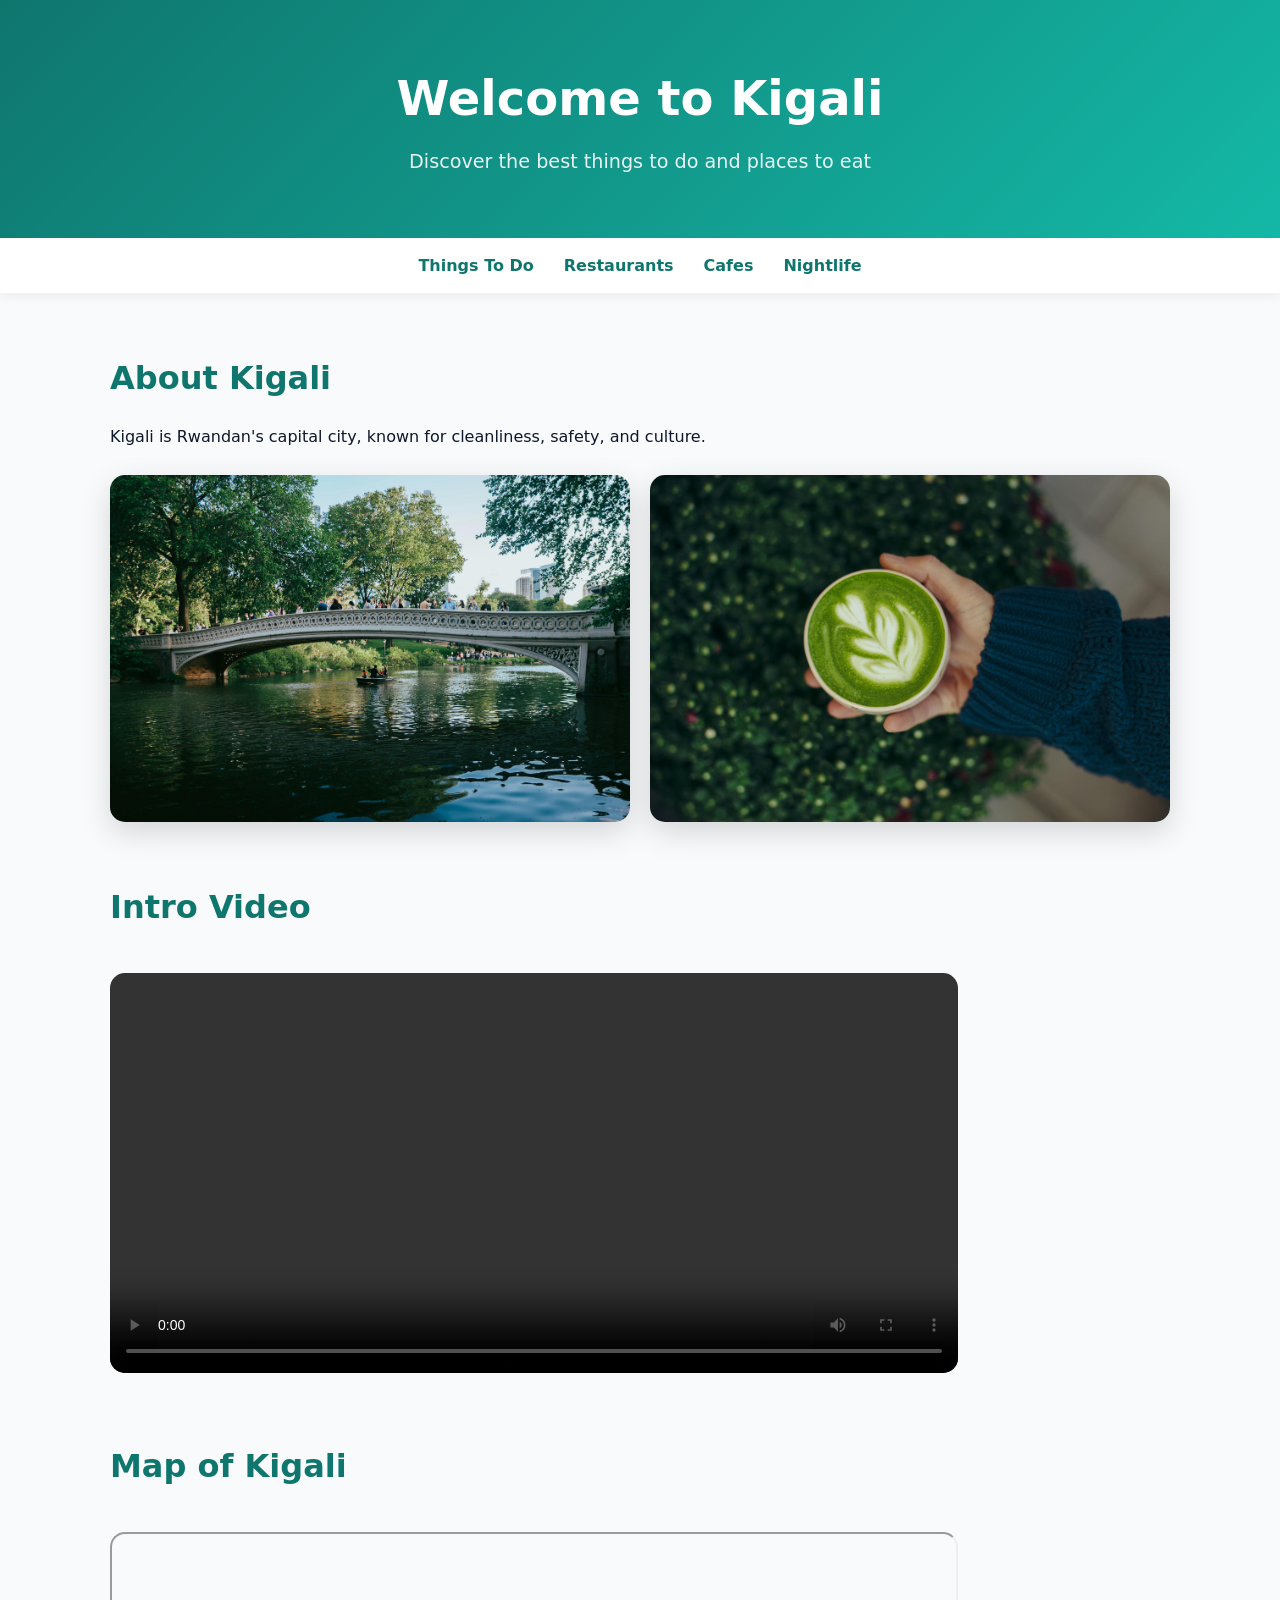
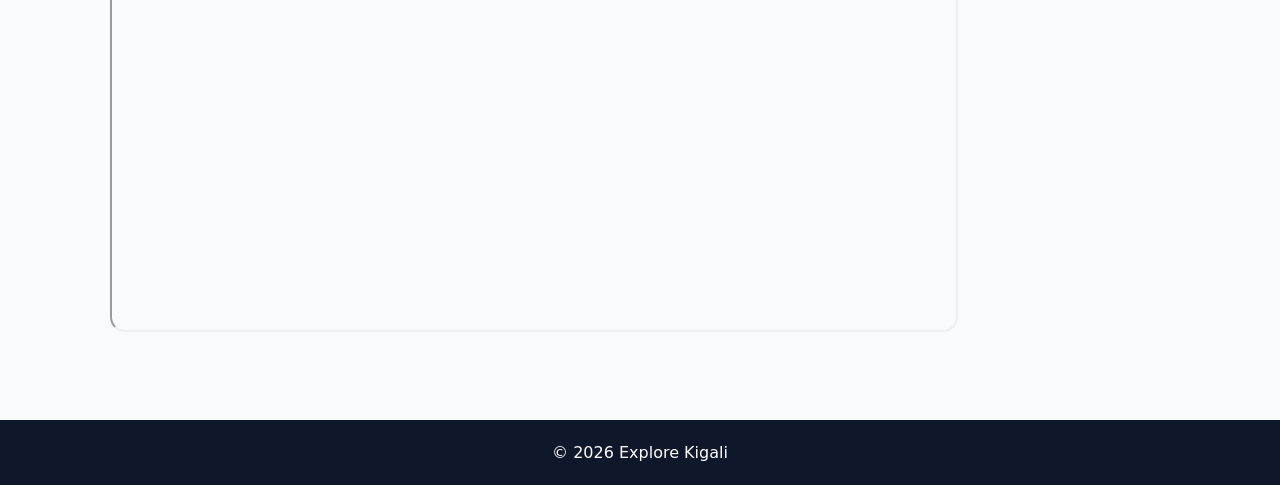
<file: index.html>
<!DOCTYPE html>
<html lang="en">
<head>
    <meta charset="UTF-8">
    <title>Explore Kigali</title>
    <link rel="stylesheet" href="style.css">
</head>
<body>

<header>
    <h1>Welcome to Kigali</h1>
    <p>Discover the best things to do and places to eat</p>
    
</header>

<nav>
    <a href="activities.html">Things To Do</a>
    <a href="restaurants.html">Restaurants</a>
    <a href="cafes.html">Cafes</a>
    <a href="nightlife.html">Nightlife</a>
</nav>

<section>
    <h2>About Kigali</h2>
    <p>Kigali is Rwandan's capital city, known for cleanliness, safety, and culture.</p>
    <br>

  <div class="image-grid">
    <img src="08.jpg">
    <img src="04.jpg">
</div>

</section>

<section>
    <h2>Intro Video</h2>
    <video controls width="400">
        <source src="11.mp4" type="video/mp4">
    </video>
</section>

<section>
    <h2>Map of Kigali</h2>
    <iframe src="https://www.google.com/maps?q=kigali&rwanda&output=embed"></iframe>
</section>

<footer>
    <p>&copy; 2026 Explore Kigali</p>
</footer>

</body>
</html>
</file>
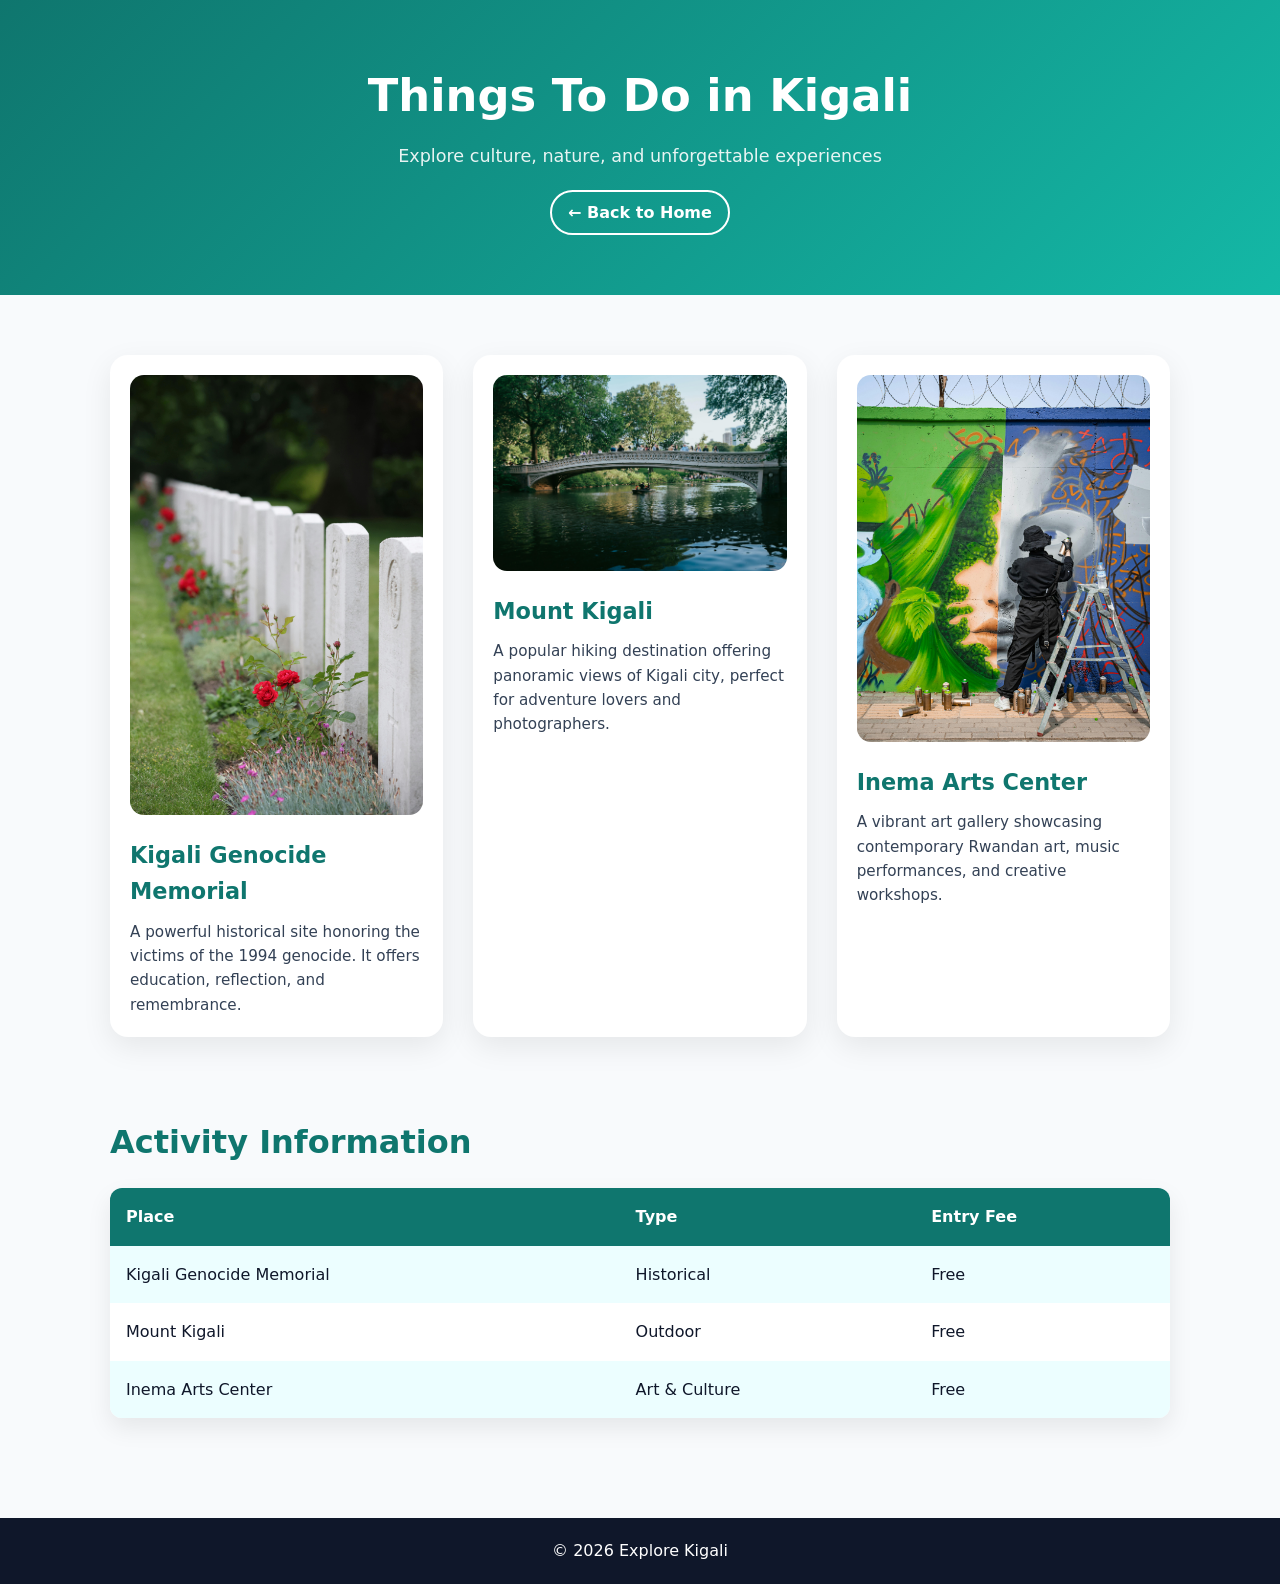
<file: activities.html>
<!DOCTYPE html>
<html lang="en">
<head>
    <meta charset="UTF-8">
    <title>Things To Do in Kigali</title>
    <link rel="stylesheet" href="activities.css">
</head>
<body>

    <!-- HEADER -->
    <header class="page-header">
        <h1>Things To Do in Kigali</h1>
        <p>Explore culture, nature, and unforgettable experiences</p>
        <a href="index.html" class="back-link">← Back to Home</a>
    </header>

    <!-- MAIN CONTENT -->
    <main class="container">

        <!-- CARDS SECTION -->
        <section class="cards">

            <div class="card">
                <img src="07.jpg" alt="Kigali Genocide Memorial">
                <h3>Kigali Genocide Memorial</h3>
                <p>
                    A powerful historical site honoring the victims of the 1994 genocide.
                    It offers education, reflection, and remembrance.
                </p>
            </div>

            <div class="card">
                <img src="08.jpg" alt="Mount Kigali">
                <h3>Mount Kigali</h3>
                <p>
                    A popular hiking destination offering panoramic views of Kigali city,
                    perfect for adventure lovers and photographers.
                </p>
            </div>

            <div class="card">
                <img src="06.jpg" alt="Inema Arts Center">
                <h3>Inema Arts Center</h3>
                <p>
                    A vibrant art gallery showcasing contemporary Rwandan art,
                    music performances, and creative workshops.
                </p>
            </div>

        </section>

        <!-- TABLE SECTION -->
        <section class="info-section">
            <h2>Activity Information</h2>

            <table>
                <tr>
                    <th>Place</th>
                    <th>Type</th>
                    <th>Entry Fee</th>
                </tr>
                <tr>
                    <td>Kigali Genocide Memorial</td>
                    <td>Historical</td>
                    <td>Free</td>
                </tr>
                <tr>
                    <td>Mount Kigali</td>
                    <td>Outdoor</td>
                    <td>Free</td>
                </tr>
                <tr>
                    <td>Inema Arts Center</td>
                    <td>Art & Culture</td>
                    <td>Free</td>
                </tr>
            </table>
        </section>

    </main>

    <!-- FOOTER -->
    <footer>
        <p>&copy; 2026 Explore Kigali</p>
    </footer>

</body>
</html>
</file>
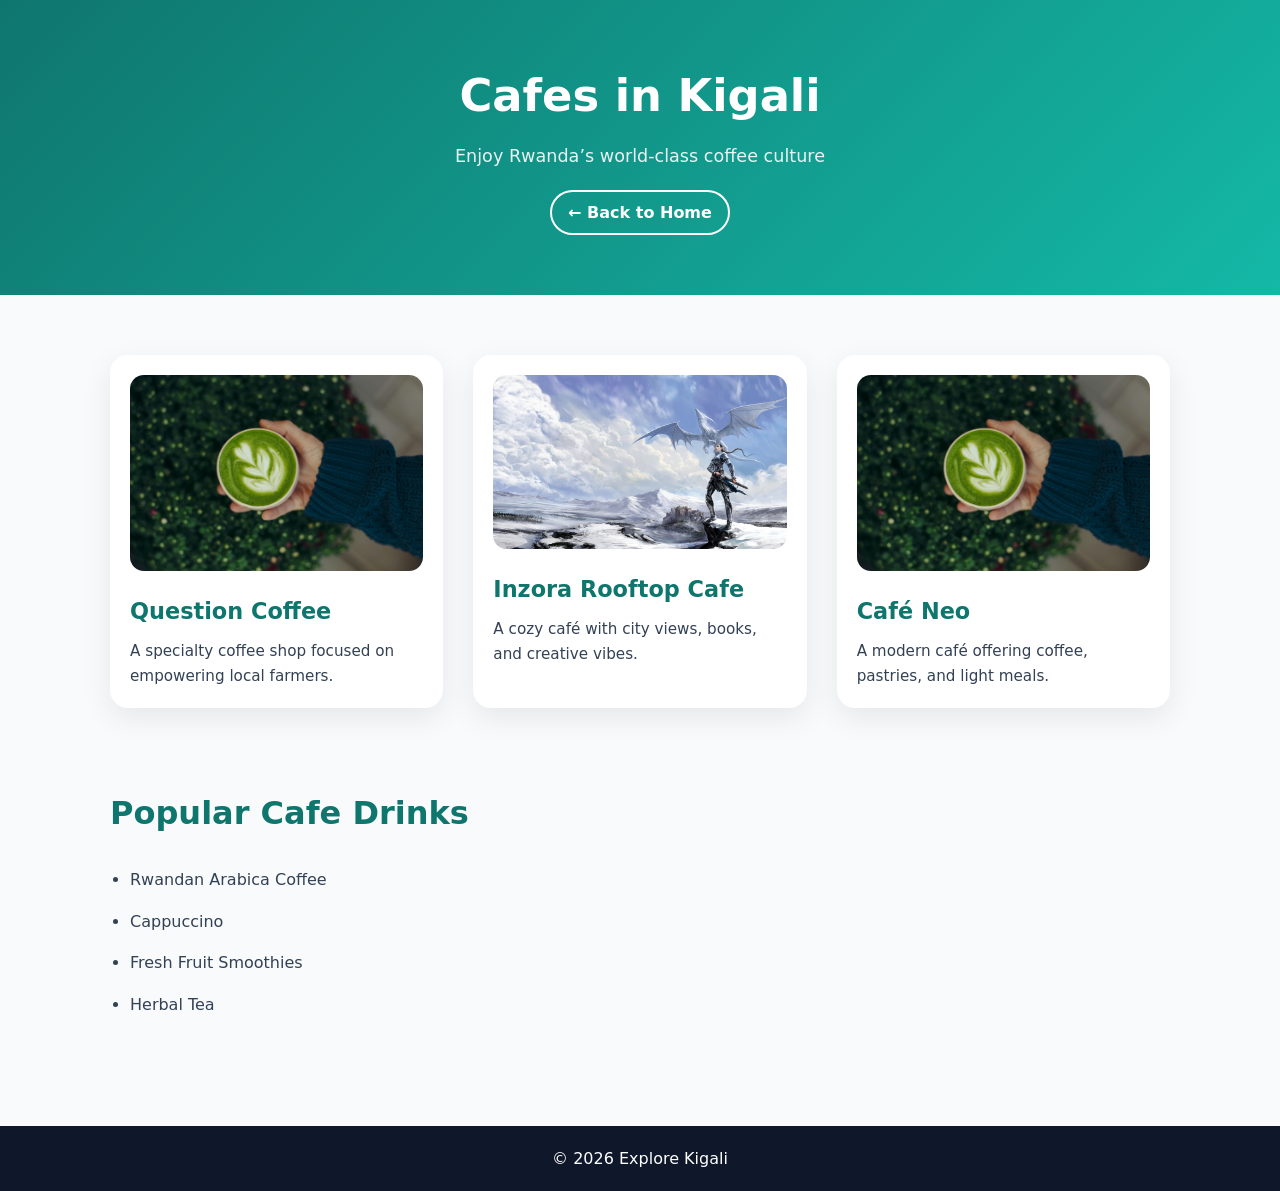
<file: cafes.html>
<!DOCTYPE html>
<html lang="en">
<head>
    <meta charset="UTF-8">
    <title>Cafes in Kigali</title>
    <link rel="stylesheet" href="cafes.css">
</head>
<body>

<header class="page-header">
    <h1>Cafes in Kigali</h1>
    <p>Enjoy Rwanda’s world-class coffee culture</p>
    <a href="index.html" class="back-link">← Back to Home</a>
</header>

<main class="container">

    <section class="cards">
        <div class="card">
            <img src="04.jpg" alt="Question Coffee">
            <h3>Question Coffee</h3>
            <p>A specialty coffee shop focused on empowering local farmers.</p>
        </div>

        <div class="card">
            <img src="02.jpg" alt="Inzora Rooftop Cafe">
            <h3>Inzora Rooftop Cafe</h3>
            <p>A cozy café with city views, books, and creative vibes.</p>
        </div>

        <div class="card">
            <img src="04.jpg" alt="Café Neo">
            <h3>Café Neo</h3>
            <p>A modern café offering coffee, pastries, and light meals.</p>
        </div>
    </section>

    <section class="info-section">
        <h2>Popular Cafe Drinks</h2>

        <ul class="styled-list">
            <li>Rwandan Arabica Coffee</li>
            <li>Cappuccino</li>
            <li>Fresh Fruit Smoothies</li>
            <li>Herbal Tea</li>
        </ul>
    </section>

</main>

<footer>
    <p>&copy; 2026 Explore Kigali</p>
</footer>

</body>
</html>
</file>
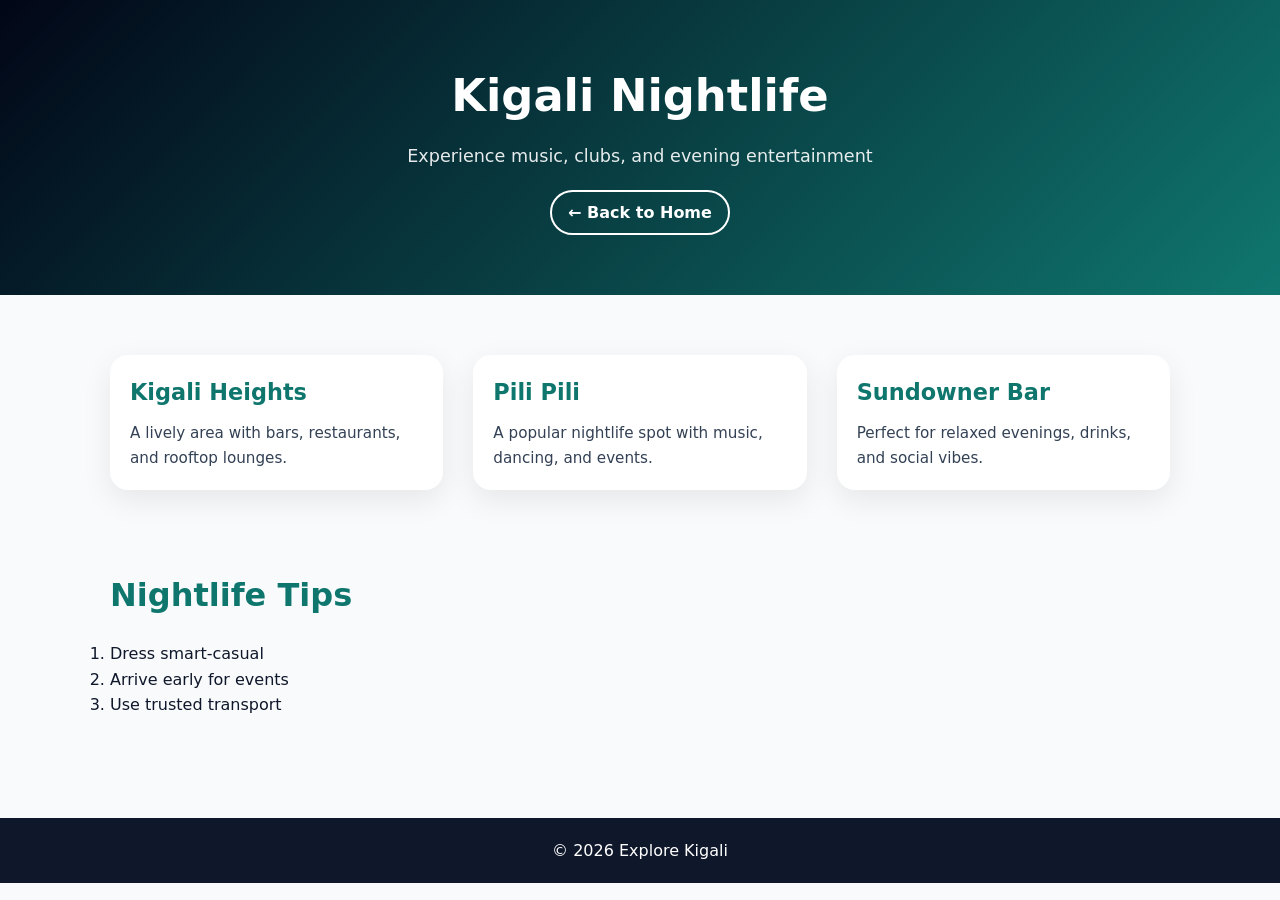
<file: nightlife.html>
<!DOCTYPE html>
<html lang="en">
<head>
    <meta charset="UTF-8">
    <title>Kigali Nightlife</title>
    <link rel="stylesheet" href="nightlife.css">
</head>
<body>

<header class="page-header dark">
    <h1>Kigali Nightlife</h1>
    <p>Experience music, clubs, and evening entertainment</p>
    <a href="index.html" class="back-link">← Back to Home</a>
</header>

<main class="container">

    <section class="cards">
        <div class="card">
            <h3>Kigali Heights</h3>
            <p>A lively area with bars, restaurants, and rooftop lounges.</p>
        </div>

        <div class="card">
            <h3>Pili Pili</h3>
            <p>A popular nightlife spot with music, dancing, and events.</p>
        </div>

        <div class="card">
            <h3>Sundowner Bar</h3>
            <p>Perfect for relaxed evenings, drinks, and social vibes.</p>
        </div>
    </section>

    <section class="info-section">
        <h2>Nightlife Tips</h2>
        <ol class="styled-list">
            <li>Dress smart-casual</li>
            <li>Arrive early for events</li>
            <li>Use trusted transport</li>
        </ol>
    </section>

</main>

<footer>
    <p>&copy; 2026 Explore Kigali</p>
</footer>

</body>
</html>
</file>
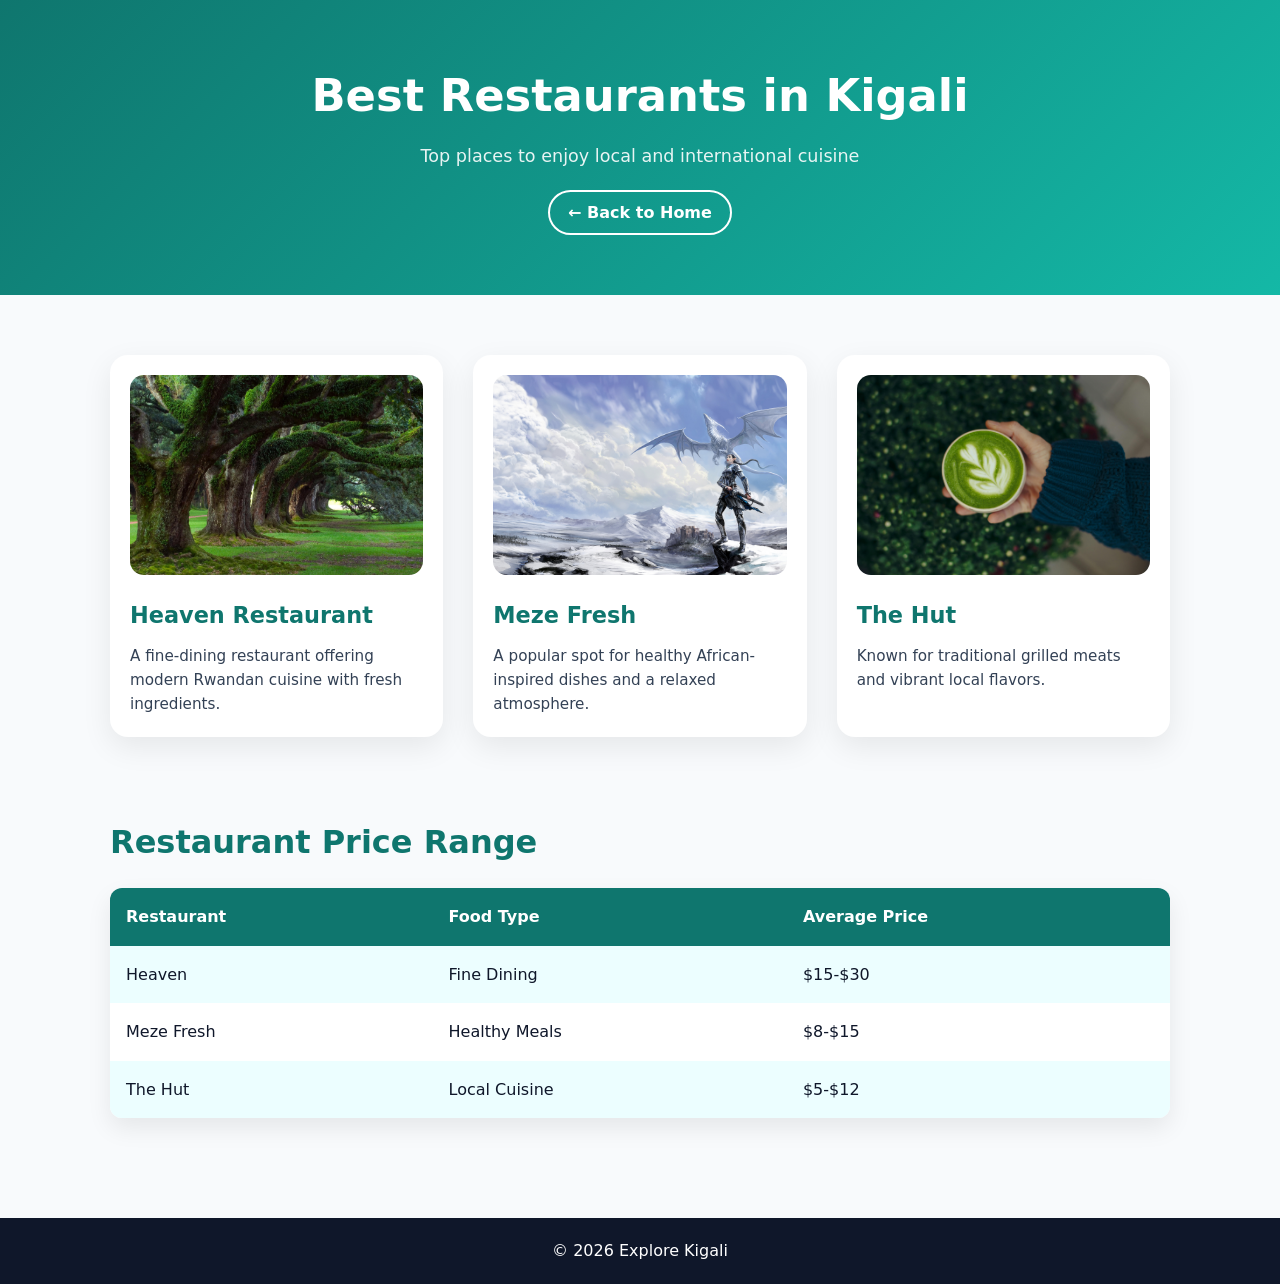
<file: restaurants.html>
<!DOCTYPE html>
<html lang="en">
<head>
    <meta charset="UTF-8">
    <title>Restaurants in Kigali</title>
    <link rel="stylesheet" href="restaurants.css">
</head>
<body>

<header class="page-header">
    <h1>Best Restaurants in Kigali</h1>
    <p>Top places to enjoy local and international cuisine</p>
    <a href="index.html" class="back-link">← Back to Home</a>
</header>

<main class="container">

    <section class="cards">
        <div class="card">
            <img src="01.jpg" alt="Heaven Restaurant">
            <h3>Heaven Restaurant</h3>
            <p>A fine-dining restaurant offering modern Rwandan cuisine with fresh ingredients.</p>
        </div>

        <div class="card">
            <img src="02.jpg" alt="Meze Fresh">
            <h3>Meze Fresh</h3>
            <p>A popular spot for healthy African-inspired dishes and a relaxed atmosphere.</p>
        </div>

        <div class="card">
            <img src="04.jpg" alt="The Hut">
            <h3>The Hut</h3>
            <p>Known for traditional grilled meats and vibrant local flavors.</p>
        </div>
    </section>

    <section class="info-section">
        <h2>Restaurant Price Range</h2>

        <table>
            <tr>
                <th>Restaurant</th>
                <th>Food Type</th>
                <th>Average Price</th>
            </tr>
            <tr>
                <td>Heaven</td>
                <td>Fine Dining</td>
                <td>$15-$30</td>
            </tr>
            <tr>
                <td>Meze Fresh</td>
                <td>Healthy Meals</td>
                <td>$8-$15</td>
            </tr>
            <tr>
                <td>The Hut</td>
                <td>Local Cuisine</td>
                <td>$5-$12</td>
            </tr>
        </table>
    </section>

</main>

<footer>
    <p>&copy; 2026 Explore Kigali</p>
</footer>

</body>
</html>
</file>
<file: style.css>
/* /* RESET */
* {
    margin: 0;
    padding: 0;
    box-sizing: border-box;
}

/* GLOBAL */
body {
    font-family: "Segoe UI", system-ui, sans-serif;
    background-color: #F8FAFC;
    color: #0F172A;
    line-height: 1.6;
}

/* HEADER */
header {
    background: linear-gradient(135deg, #0F766E, #14B8A6);
    color: white;
    padding: 60px 20px;
    text-align: center;
}

header h1 {
    font-size: 3rem;
    margin-bottom: 10px;
}

header p {
    font-size: 1.2rem;
    opacity: 0.9;
}

/* NAVBAR */
nav {
    background: white;
    display: flex;
    justify-content: center;
    gap: 30px;
    padding: 15px;
    box-shadow: 0 4px 10px rgba(0,0,0,0.05);
}

nav a {
    text-decoration: none;
    color: #0F766E;
    font-weight: 600;
    position: relative;
}

nav a::after {
    content: "";
    position: absolute;
    bottom: -5px;
    left: 0;
    width: 0%;
    height: 2px;
    background: #14B8A6;
    transition: 0.3s;
}

nav a:hover::after {
    width: 100%;
}

/* SECTIONS */
section {
    max-width: 1100px;
    margin: 60px auto;
    padding: 0 20px;
}

section h2 {
    font-size: 2rem;
    margin-bottom: 20px;
    color: #0F766E;
}

/* IMAGE GRID */
.image-grid {
    display: grid;
    grid-template-columns: repeat(auto-fit, minmax(280px, 1fr));
    gap: 20px;
}

.image-grid img {
    width: 100%;
    border-radius: 15px;
    box-shadow: 0 10px 30px rgba(0,0,0,0.15);
    transition: transform 0.3s;
}

.image-grid img:hover {
    transform: scale(1.05);
}

/* MEDIA */
video, iframe {
    width: 80%;
    border-radius: 15px;
    margin-top: 20px;
    height: 400px;
}

/* FOOTER */
footer {
    background: #0F172A;
    color: white;
    text-align: center;
    padding: 20px;
    margin-top: 80px;
}
</file>
<file: activities.css>
/* RESET */
* {
    margin: 0;
    padding: 0;
    box-sizing: border-box;
}

/* GLOBAL */
body {
    font-family: "Segoe UI", system-ui, sans-serif;
    background-color: #F8FAFC;
    color: #0F172A;
    line-height: 1.6;
}

/* HEADER */
.page-header {
    background: linear-gradient(135deg, #0F766E, #14B8A6);
    color: white;
    text-align: center;
    padding: 60px 20px;
}

.page-header h1 {
    font-size: 2.8rem;
    margin-bottom: 10px;
}

.page-header p {
    font-size: 1.1rem;
    opacity: 0.9;
}

.back-link {
    display: inline-block;
    margin-top: 20px;
    text-decoration: none;
    color: white;
    font-weight: bold;
    border: 2px solid white;
    padding: 8px 16px;
    border-radius: 30px;
    transition: background 0.3s, color 0.3s;
}

.back-link:hover {
    background: white;
    color: #0F766E;
}

/* CONTAINER */
.container {
    max-width: 1100px;
    margin: 60px auto;
    padding: 0 20px;
}

/* CARDS */
.cards {
    display: grid;
    grid-template-columns: repeat(auto-fit, minmax(280px, 1fr));
    gap: 30px;
}

.card {
    background: white;
    padding: 20px;
    border-radius: 18px;
    box-shadow: 0 10px 30px rgba(0,0,0,0.08);
    transition: transform 0.3s ease, box-shadow 0.3s ease;
}

.card:hover {
    transform: translateY(-10px);
    box-shadow: 0 20px 40px rgba(0,0,0,0.15);
}

.card img {
    width: 100%;
    border-radius: 14px;
    margin-bottom: 15px;
}

.card h3 {
    font-size: 1.4rem;
    color: #0F766E;
    margin-bottom: 10px;
}

.card p {
    font-size: 0.95rem;
    color: #334155;
}

/* TABLE SECTION */
.info-section {
    margin-top: 80px;
}

.info-section h2 {
    font-size: 2rem;
    margin-bottom: 20px;
    color: #0F766E;
}

table {
    width: 100%;
    border-collapse: collapse;
    background: white;
    border-radius: 12px;
    overflow: hidden;
    box-shadow: 0 10px 25px rgba(0,0,0,0.08);
}

th, td {
    padding: 16px;
    text-align: left;
}

th {
    background: #0F766E;
    color: white;
}

tr:nth-child(even) {
    background: #ECFEFF;
}

/* FOOTER */
footer {
    margin-top: 100px;
    background: #0F172A;
    color: white;
    text-align: center;
    padding: 20px;
}
</file>
<file: cafes.css>
@import url("activities.css");

.styled-list {
    margin-top: 20px;
    padding-left: 20px;
}

.styled-list li {
    padding: 8px 0;
    font-size: 1rem;
    color: #334155;
}
</file>
<file: nightlife.css>
@import url("activities.css");

.page-header.dark {
    background: linear-gradient(135deg, #020617, #0F766E);
}
</file>
<file: restaurants.css>
/* RESET */
* {
    margin: 0;
    padding: 0;
    box-sizing: border-box;
}

/* GLOBAL */
body {
    font-family: "Segoe UI", system-ui, sans-serif;
    background-color: #F8FAFC;
    color: #0F172A;
    line-height: 1.6;
}

/* HEADER */
.page-header {
    background: linear-gradient(135deg, #0F766E, #14B8A6);
    color: white;
    text-align: center;
    padding: 60px 20px;
}

.page-header h1 {
    font-size: 2.8rem;
    margin-bottom: 10px;
}

.page-header p {
    font-size: 1.1rem;
    opacity: 0.9;
}

.back-link {
    display: inline-block;
    margin-top: 20px;
    text-decoration: none;
    color: white;
    font-weight: bold;
    border: 2px solid white;
    padding: 8px 18px;
    border-radius: 30px;
    transition: background 0.3s ease, color 0.3s ease;
}

.back-link:hover {
    background: white;
    color: #0F766E;
}

/* CONTAINER */
.container {
    max-width: 1100px;
    margin: 60px auto;
    padding: 0 20px;
}

/* CARDS */
.cards {
    display: grid;
    grid-template-columns: repeat(auto-fit, minmax(280px, 1fr));
    gap: 30px;
}

.card {
    background: white;
    padding: 20px;
    border-radius: 18px;
    box-shadow: 0 10px 30px rgba(0,0,0,0.08);
    transition: transform 0.3s ease, box-shadow 0.3s ease;
}

.card:hover {
    transform: translateY(-10px);
    box-shadow: 0 20px 40px rgba(0,0,0,0.15);
}

.card img {
    width: 100%;
    height: 200px;
    object-fit: cover;
    border-radius: 14px;
    margin-bottom: 15px;
}

.card h3 {
    font-size: 1.4rem;
    color: #0F766E;
    margin-bottom: 10px;
}

.card p {
    font-size: 0.95rem;
    color: #334155;
}

/* TABLE SECTION */
.info-section {
    margin-top: 80px;
}

.info-section h2 {
    font-size: 2rem;
    margin-bottom: 20px;
    color: #0F766E;
}

table {
    width: 100%;
    border-collapse: collapse;
    background: white;
    border-radius: 12px;
    overflow: hidden;
    box-shadow: 0 10px 25px rgba(0,0,0,0.08);
}

th, td {
    padding: 16px;
    text-align: left;
}

th {
    background: #0F766E;
    color: white;
}

tr:nth-child(even) {
    background: #ECFEFF;
}

/* FOOTER */
footer {
    margin-top: 100px;
    background: #0F172A;
    color: white;
    text-align: center;
    padding: 20px;
}
</file>
